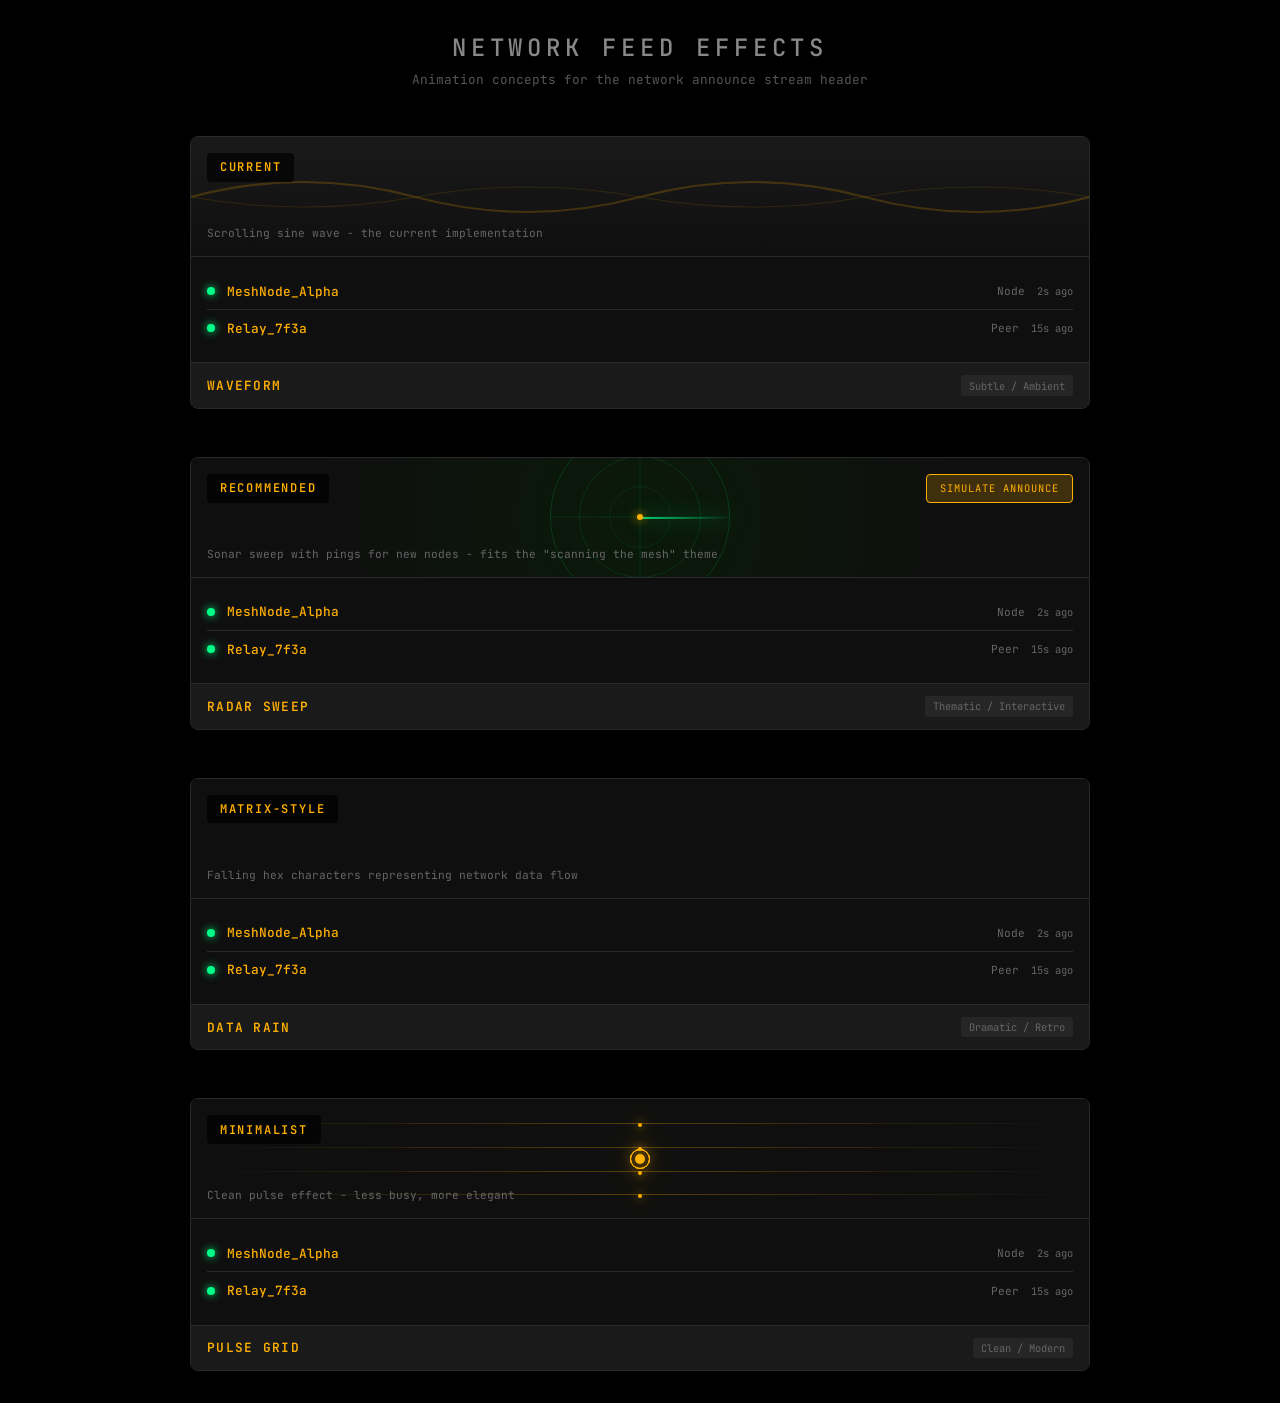
<file: concepts/effects.html>
<!DOCTYPE html>
<html lang="en">
<head>
    <meta charset="UTF-8">
    <meta name="viewport" content="width=device-width, initial-scale=1.0">
    <title>NomadNet WebUI - Network Effect Concepts</title>
    <style>
        @import url('https://fonts.googleapis.com/css2?family=JetBrains+Mono:wght@400;500;600&display=swap');

        * {
            margin: 0;
            padding: 0;
            box-sizing: border-box;
        }

        :root {
            --bg: #0f0f0f;
            --bg-panel: #1a1a1a;
            --accent: #ffb000;
            --green: #00ff88;
            --text: #cccccc;
            --text-dim: #666666;
            --border: #2a2a2a;
        }

        body {
            font-family: 'JetBrains Mono', monospace;
            background: #000;
            color: var(--text);
            min-height: 100vh;
            padding: 2rem;
        }

        h1 {
            text-align: center;
            font-size: 1.5rem;
            font-weight: 500;
            letter-spacing: 0.2em;
            text-transform: uppercase;
            margin-bottom: 0.5rem;
            color: #888;
        }

        .subtitle {
            text-align: center;
            color: #555;
            font-size: 0.8rem;
            margin-bottom: 3rem;
        }

        .effects-grid {
            display: flex;
            flex-direction: column;
            gap: 3rem;
            max-width: 900px;
            margin: 0 auto;
        }

        .effect-card {
            background: var(--bg);
            border: 1px solid var(--border);
            border-radius: 8px;
            overflow: hidden;
            box-shadow: 0 20px 60px rgba(0,0,0,0.5);
        }

        .effect-header {
            position: relative;
            height: 120px;
            overflow: hidden;
            border-bottom: 1px solid var(--border);
        }

        .effect-title {
            position: absolute;
            top: 1rem;
            left: 1rem;
            z-index: 10;
            background: rgba(0,0,0,0.7);
            padding: 0.4rem 0.8rem;
            border-radius: 4px;
            font-size: 0.75rem;
            font-weight: 600;
            text-transform: uppercase;
            letter-spacing: 0.15em;
            color: var(--accent);
        }

        .effect-description {
            position: absolute;
            bottom: 1rem;
            left: 1rem;
            z-index: 10;
            font-size: 0.7rem;
            color: var(--text-dim);
            max-width: 60%;
        }

        /* Announce list styling */
        .announce-list {
            padding: 1rem;
        }

        .announce-entry {
            display: flex;
            align-items: center;
            gap: 0.75rem;
            padding: 0.6rem 0;
            border-bottom: 1px solid var(--border);
            font-size: 0.8rem;
        }

        .announce-entry:last-child {
            border-bottom: none;
        }

        .announce-icon {
            width: 8px;
            height: 8px;
            border-radius: 50%;
            background: var(--green);
            box-shadow: 0 0 8px var(--green);
        }

        .announce-name {
            color: var(--accent);
            font-weight: 500;
        }

        .announce-type {
            color: var(--text-dim);
            font-size: 0.7rem;
            margin-left: auto;
        }

        .announce-time {
            color: var(--text-dim);
            font-size: 0.65rem;
        }

        /* ============================================
           EFFECT 1: Current Waveform
           ============================================ */
        .effect-waveform {
            background: linear-gradient(180deg, var(--bg-panel) 0%, var(--bg) 100%);
        }

        .waveform-container {
            position: absolute;
            top: 0;
            left: 0;
            right: 0;
            bottom: 0;
            overflow: hidden;
            opacity: 0.4;
        }

        .waveform-svg {
            position: absolute;
            top: 50%;
            transform: translateY(-50%);
            height: 80px;
            width: 200%;
            animation: waveScroll 8s linear infinite;
        }

        @keyframes waveScroll {
            0% { transform: translateY(-50%) translateX(0); }
            100% { transform: translateY(-50%) translateX(-50%); }
        }

        /* ============================================
           EFFECT 2: Radar Sweep
           ============================================ */
        .effect-radar {
            background: radial-gradient(circle at center, #0a1a0a 0%, var(--bg) 70%);
        }

        .radar-container {
            position: absolute;
            top: 50%;
            left: 50%;
            transform: translate(-50%, -50%);
            width: 200px;
            height: 200px;
        }

        .radar-grid {
            position: absolute;
            top: 50%;
            left: 50%;
            transform: translate(-50%, -50%);
            width: 180px;
            height: 180px;
            border: 1px solid rgba(0, 255, 136, 0.15);
            border-radius: 50%;
        }

        .radar-grid::before {
            content: '';
            position: absolute;
            top: 50%;
            left: 50%;
            transform: translate(-50%, -50%);
            width: 120px;
            height: 120px;
            border: 1px solid rgba(0, 255, 136, 0.1);
            border-radius: 50%;
        }

        .radar-grid::after {
            content: '';
            position: absolute;
            top: 50%;
            left: 50%;
            transform: translate(-50%, -50%);
            width: 60px;
            height: 60px;
            border: 1px solid rgba(0, 255, 136, 0.08);
            border-radius: 50%;
        }

        .radar-crosshair {
            position: absolute;
            top: 50%;
            left: 50%;
            width: 180px;
            height: 1px;
            background: rgba(0, 255, 136, 0.1);
            transform: translate(-50%, -50%);
        }

        .radar-crosshair::after {
            content: '';
            position: absolute;
            top: 50%;
            left: 50%;
            width: 1px;
            height: 180px;
            background: rgba(0, 255, 136, 0.1);
            transform: translate(-50%, -50%);
        }

        .radar-sweep {
            position: absolute;
            top: 50%;
            left: 50%;
            width: 90px;
            height: 2px;
            background: linear-gradient(90deg, rgba(0, 255, 136, 0.8) 0%, transparent 100%);
            transform-origin: left center;
            animation: radarSweep 4s linear infinite;
            box-shadow: 0 0 20px rgba(0, 255, 136, 0.5);
        }

        @keyframes radarSweep {
            0% { transform: rotate(0deg); }
            100% { transform: rotate(360deg); }
        }

        .radar-ping {
            position: absolute;
            width: 8px;
            height: 8px;
            background: var(--green);
            border-radius: 50%;
            box-shadow: 0 0 10px var(--green), 0 0 20px var(--green);
            animation: radarPing 4s ease-out infinite;
        }

        .radar-ping:nth-child(1) {
            top: 25%;
            left: 60%;
            animation-delay: 0.5s;
        }

        .radar-ping:nth-child(2) {
            top: 65%;
            left: 30%;
            animation-delay: 2s;
        }

        .radar-ping:nth-child(3) {
            top: 40%;
            left: 75%;
            animation-delay: 3.2s;
        }

        @keyframes radarPing {
            0%, 20% { opacity: 0; transform: scale(0); }
            25% { opacity: 1; transform: scale(1); }
            50% { opacity: 0.5; }
            100% { opacity: 0; transform: scale(1); }
        }

        .radar-center {
            position: absolute;
            top: 50%;
            left: 50%;
            transform: translate(-50%, -50%);
            width: 6px;
            height: 6px;
            background: var(--accent);
            border-radius: 50%;
            box-shadow: 0 0 10px var(--accent);
        }

        /* ============================================
           EFFECT 3: Data Rain (Matrix-style)
           ============================================ */
        .effect-datarain {
            background: var(--bg);
        }

        .datarain-container {
            position: absolute;
            top: 0;
            left: 0;
            right: 0;
            bottom: 0;
            overflow: hidden;
            opacity: 0.6;
        }

        .rain-column {
            position: absolute;
            top: -100%;
            font-size: 12px;
            line-height: 1.2;
            color: var(--green);
            text-shadow: 0 0 8px var(--green);
            animation: dataFall linear infinite;
            opacity: 0.7;
        }

        .rain-column span {
            display: block;
            opacity: 0.3;
        }

        .rain-column span:last-child {
            opacity: 1;
            color: #fff;
            text-shadow: 0 0 12px #fff, 0 0 20px var(--green);
        }

        @keyframes dataFall {
            0% { transform: translateY(0); }
            100% { transform: translateY(250%); }
        }

        /* Position rain columns */
        .rain-column:nth-child(1) { left: 5%; animation-duration: 3s; animation-delay: 0s; }
        .rain-column:nth-child(2) { left: 12%; animation-duration: 4s; animation-delay: 0.5s; }
        .rain-column:nth-child(3) { left: 20%; animation-duration: 3.5s; animation-delay: 1s; }
        .rain-column:nth-child(4) { left: 28%; animation-duration: 4.5s; animation-delay: 0.2s; }
        .rain-column:nth-child(5) { left: 35%; animation-duration: 3.2s; animation-delay: 1.5s; }
        .rain-column:nth-child(6) { left: 45%; animation-duration: 4s; animation-delay: 0.8s; }
        .rain-column:nth-child(7) { left: 55%; animation-duration: 3.8s; animation-delay: 0.3s; }
        .rain-column:nth-child(8) { left: 62%; animation-duration: 4.2s; animation-delay: 1.2s; }
        .rain-column:nth-child(9) { left: 72%; animation-duration: 3.3s; animation-delay: 0.6s; }
        .rain-column:nth-child(10) { left: 80%; animation-duration: 4s; animation-delay: 1.8s; }
        .rain-column:nth-child(11) { left: 88%; animation-duration: 3.6s; animation-delay: 0.4s; }
        .rain-column:nth-child(12) { left: 95%; animation-duration: 4.1s; animation-delay: 1.1s; }

        /* ============================================
           EFFECT 4: Pulse Grid
           ============================================ */
        .effect-pulse {
            background: var(--bg);
        }

        .pulse-container {
            position: absolute;
            top: 0;
            left: 0;
            right: 0;
            bottom: 0;
            display: flex;
            align-items: center;
            justify-content: center;
            overflow: hidden;
        }

        .pulse-line {
            position: absolute;
            width: 100%;
            height: 1px;
            background: linear-gradient(90deg,
                transparent 0%,
                rgba(255, 176, 0, 0.1) 20%,
                rgba(255, 176, 0, 0.3) 50%,
                rgba(255, 176, 0, 0.1) 80%,
                transparent 100%
            );
        }

        .pulse-line:nth-child(1) { top: 20%; }
        .pulse-line:nth-child(2) { top: 40%; }
        .pulse-line:nth-child(3) { top: 60%; }
        .pulse-line:nth-child(4) { top: 80%; }

        .pulse-dot {
            position: absolute;
            width: 4px;
            height: 4px;
            background: var(--accent);
            border-radius: 50%;
            box-shadow: 0 0 10px var(--accent), 0 0 20px var(--accent);
        }

        .pulse-dot:nth-child(5) {
            top: 20%;
            animation: pulseDot1 3s ease-in-out infinite;
        }

        .pulse-dot:nth-child(6) {
            top: 40%;
            animation: pulseDot2 3.5s ease-in-out infinite;
            animation-delay: 0.5s;
        }

        .pulse-dot:nth-child(7) {
            top: 60%;
            animation: pulseDot3 2.8s ease-in-out infinite;
            animation-delay: 1s;
        }

        .pulse-dot:nth-child(8) {
            top: 80%;
            animation: pulseDot1 3.2s ease-in-out infinite;
            animation-delay: 1.5s;
        }

        @keyframes pulseDot1 {
            0%, 100% { left: 10%; opacity: 0; }
            10% { opacity: 1; }
            90% { opacity: 1; }
            100% { left: 90%; opacity: 0; }
        }

        @keyframes pulseDot2 {
            0%, 100% { left: 90%; opacity: 0; }
            10% { opacity: 1; }
            90% { opacity: 1; }
            100% { left: 10%; opacity: 0; }
        }

        @keyframes pulseDot3 {
            0%, 100% { left: 30%; opacity: 0; }
            10% { opacity: 1; }
            50% { left: 70%; }
            90% { opacity: 1; }
            100% { left: 30%; opacity: 0; }
        }

        .pulse-center {
            position: relative;
            width: 60px;
            height: 60px;
            display: flex;
            align-items: center;
            justify-content: center;
        }

        .pulse-ring {
            position: absolute;
            border: 1px solid var(--accent);
            border-radius: 50%;
            animation: pulseRing 2s ease-out infinite;
        }

        .pulse-ring:nth-child(1) {
            width: 20px;
            height: 20px;
            animation-delay: 0s;
        }

        .pulse-ring:nth-child(2) {
            width: 20px;
            height: 20px;
            animation-delay: 0.5s;
        }

        .pulse-ring:nth-child(3) {
            width: 20px;
            height: 20px;
            animation-delay: 1s;
        }

        @keyframes pulseRing {
            0% {
                width: 20px;
                height: 20px;
                opacity: 1;
            }
            100% {
                width: 100px;
                height: 100px;
                opacity: 0;
            }
        }

        .pulse-core {
            width: 10px;
            height: 10px;
            background: var(--accent);
            border-radius: 50%;
            box-shadow: 0 0 15px var(--accent), 0 0 30px var(--accent);
            animation: pulseCore 1s ease-in-out infinite;
        }

        @keyframes pulseCore {
            0%, 100% { transform: scale(1); }
            50% { transform: scale(1.2); }
        }

        /* Click to simulate announce */
        .simulate-btn {
            position: absolute;
            top: 1rem;
            right: 1rem;
            z-index: 10;
            background: rgba(255, 176, 0, 0.2);
            border: 1px solid var(--accent);
            color: var(--accent);
            padding: 0.4rem 0.8rem;
            border-radius: 4px;
            font-size: 0.65rem;
            font-family: inherit;
            text-transform: uppercase;
            letter-spacing: 0.1em;
            cursor: pointer;
            transition: background 0.15s;
        }

        .simulate-btn:hover {
            background: rgba(255, 176, 0, 0.3);
        }

        /* Effect labels */
        .effect-label {
            display: flex;
            justify-content: space-between;
            align-items: center;
            padding: 0.75rem 1rem;
            background: var(--bg-panel);
            border-top: 1px solid var(--border);
        }

        .effect-name {
            color: var(--accent);
            font-weight: 600;
            font-size: 0.8rem;
            text-transform: uppercase;
            letter-spacing: 0.1em;
        }

        .effect-tag {
            font-size: 0.65rem;
            color: var(--text-dim);
            padding: 0.2rem 0.5rem;
            background: rgba(255,255,255,0.05);
            border-radius: 3px;
        }
    </style>
</head>
<body>
    <h1>Network Feed Effects</h1>
    <p class="subtitle">Animation concepts for the network announce stream header</p>

    <div class="effects-grid">
        <!-- Effect 1: Waveform (Current) -->
        <div class="effect-card">
            <div class="effect-header effect-waveform">
                <span class="effect-title">Current</span>
                <div class="waveform-container">
                    <svg class="waveform-svg" viewBox="0 0 800 80" preserveAspectRatio="none">
                        <path
                            d="M0,40 Q50,10 100,40 T200,40 T300,40 T400,40 T500,40 T600,40 T700,40 T800,40 T900,40 T1000,40 T1100,40 T1200,40 T1300,40 T1400,40 T1500,40 T1600,40"
                            fill="none"
                            stroke="rgba(255,176,0,0.5)"
                            stroke-width="2"
                        />
                        <path
                            d="M0,40 Q50,60 100,40 T200,40 T300,40 T400,40 T500,40 T600,40 T700,40 T800,40 T900,40 T1000,40 T1100,40 T1200,40 T1300,40 T1400,40 T1500,40 T1600,40"
                            fill="none"
                            stroke="rgba(255,176,0,0.3)"
                            stroke-width="1"
                        />
                    </svg>
                </div>
                <p class="effect-description">Scrolling sine wave - the current implementation</p>
            </div>
            <div class="announce-list">
                <div class="announce-entry">
                    <span class="announce-icon"></span>
                    <span class="announce-name">MeshNode_Alpha</span>
                    <span class="announce-type">Node</span>
                    <span class="announce-time">2s ago</span>
                </div>
                <div class="announce-entry">
                    <span class="announce-icon"></span>
                    <span class="announce-name">Relay_7f3a</span>
                    <span class="announce-type">Peer</span>
                    <span class="announce-time">15s ago</span>
                </div>
            </div>
            <div class="effect-label">
                <span class="effect-name">Waveform</span>
                <span class="effect-tag">Subtle / Ambient</span>
            </div>
        </div>

        <!-- Effect 2: Radar Sweep -->
        <div class="effect-card">
            <div class="effect-header effect-radar">
                <span class="effect-title">Recommended</span>
                <button class="simulate-btn" onclick="simulateRadarPing()">Simulate Announce</button>
                <div class="radar-container">
                    <div class="radar-grid"></div>
                    <div class="radar-crosshair"></div>
                    <div class="radar-sweep"></div>
                    <div class="radar-ping"></div>
                    <div class="radar-ping"></div>
                    <div class="radar-ping"></div>
                    <div class="radar-center"></div>
                </div>
                <p class="effect-description">Sonar sweep with pings for new nodes - fits the "scanning the mesh" theme</p>
            </div>
            <div class="announce-list">
                <div class="announce-entry">
                    <span class="announce-icon"></span>
                    <span class="announce-name">MeshNode_Alpha</span>
                    <span class="announce-type">Node</span>
                    <span class="announce-time">2s ago</span>
                </div>
                <div class="announce-entry">
                    <span class="announce-icon"></span>
                    <span class="announce-name">Relay_7f3a</span>
                    <span class="announce-type">Peer</span>
                    <span class="announce-time">15s ago</span>
                </div>
            </div>
            <div class="effect-label">
                <span class="effect-name">Radar Sweep</span>
                <span class="effect-tag">Thematic / Interactive</span>
            </div>
        </div>

        <!-- Effect 3: Data Rain -->
        <div class="effect-card">
            <div class="effect-header effect-datarain">
                <span class="effect-title">Matrix-Style</span>
                <div class="datarain-container">
                    <div class="rain-column"><span>7</span><span>F</span><span>3</span><span>A</span><span>9</span></div>
                    <div class="rain-column"><span>E</span><span>2</span><span>B</span><span>8</span><span>1</span></div>
                    <div class="rain-column"><span>4</span><span>C</span><span>6</span><span>D</span><span>0</span></div>
                    <div class="rain-column"><span>A</span><span>1</span><span>F</span><span>5</span><span>9</span></div>
                    <div class="rain-column"><span>3</span><span>8</span><span>E</span><span>2</span><span>B</span></div>
                    <div class="rain-column"><span>C</span><span>7</span><span>0</span><span>4</span><span>D</span></div>
                    <div class="rain-column"><span>6</span><span>F</span><span>A</span><span>1</span><span>8</span></div>
                    <div class="rain-column"><span>9</span><span>2</span><span>5</span><span>E</span><span>3</span></div>
                    <div class="rain-column"><span>B</span><span>4</span><span>7</span><span>C</span><span>0</span></div>
                    <div class="rain-column"><span>D</span><span>8</span><span>1</span><span>6</span><span>F</span></div>
                    <div class="rain-column"><span>2</span><span>A</span><span>9</span><span>3</span><span>E</span></div>
                    <div class="rain-column"><span>5</span><span>0</span><span>B</span><span>7</span><span>4</span></div>
                </div>
                <p class="effect-description">Falling hex characters representing network data flow</p>
            </div>
            <div class="announce-list">
                <div class="announce-entry">
                    <span class="announce-icon"></span>
                    <span class="announce-name">MeshNode_Alpha</span>
                    <span class="announce-type">Node</span>
                    <span class="announce-time">2s ago</span>
                </div>
                <div class="announce-entry">
                    <span class="announce-icon"></span>
                    <span class="announce-name">Relay_7f3a</span>
                    <span class="announce-type">Peer</span>
                    <span class="announce-time">15s ago</span>
                </div>
            </div>
            <div class="effect-label">
                <span class="effect-name">Data Rain</span>
                <span class="effect-tag">Dramatic / Retro</span>
            </div>
        </div>

        <!-- Effect 4: Pulse Grid -->
        <div class="effect-card">
            <div class="effect-header effect-pulse">
                <span class="effect-title">Minimalist</span>
                <div class="pulse-container">
                    <div class="pulse-line"></div>
                    <div class="pulse-line"></div>
                    <div class="pulse-line"></div>
                    <div class="pulse-line"></div>
                    <div class="pulse-dot"></div>
                    <div class="pulse-dot"></div>
                    <div class="pulse-dot"></div>
                    <div class="pulse-dot"></div>
                    <div class="pulse-center">
                        <div class="pulse-ring"></div>
                        <div class="pulse-ring"></div>
                        <div class="pulse-ring"></div>
                        <div class="pulse-core"></div>
                    </div>
                </div>
                <p class="effect-description">Clean pulse effect - less busy, more elegant</p>
            </div>
            <div class="announce-list">
                <div class="announce-entry">
                    <span class="announce-icon"></span>
                    <span class="announce-name">MeshNode_Alpha</span>
                    <span class="announce-type">Node</span>
                    <span class="announce-time">2s ago</span>
                </div>
                <div class="announce-entry">
                    <span class="announce-icon"></span>
                    <span class="announce-name">Relay_7f3a</span>
                    <span class="announce-type">Peer</span>
                    <span class="announce-time">15s ago</span>
                </div>
            </div>
            <div class="effect-label">
                <span class="effect-name">Pulse Grid</span>
                <span class="effect-tag">Clean / Modern</span>
            </div>
        </div>
    </div>

    <script>
        function simulateRadarPing() {
            const container = document.querySelector('.radar-container');
            const ping = document.createElement('div');
            ping.className = 'radar-ping';
            ping.style.cssText = `
                top: ${20 + Math.random() * 60}%;
                left: ${20 + Math.random() * 60}%;
                animation: radarPingOnce 1.5s ease-out forwards;
            `;
            container.appendChild(ping);
            setTimeout(() => ping.remove(), 1500);
        }

        // Add one-time ping animation
        const style = document.createElement('style');
        style.textContent = `
            @keyframes radarPingOnce {
                0% { opacity: 0; transform: scale(0); }
                20% { opacity: 1; transform: scale(1.5); }
                100% { opacity: 0; transform: scale(1); }
            }
        `;
        document.head.appendChild(style);
    </script>
</body>
</html>
</file>
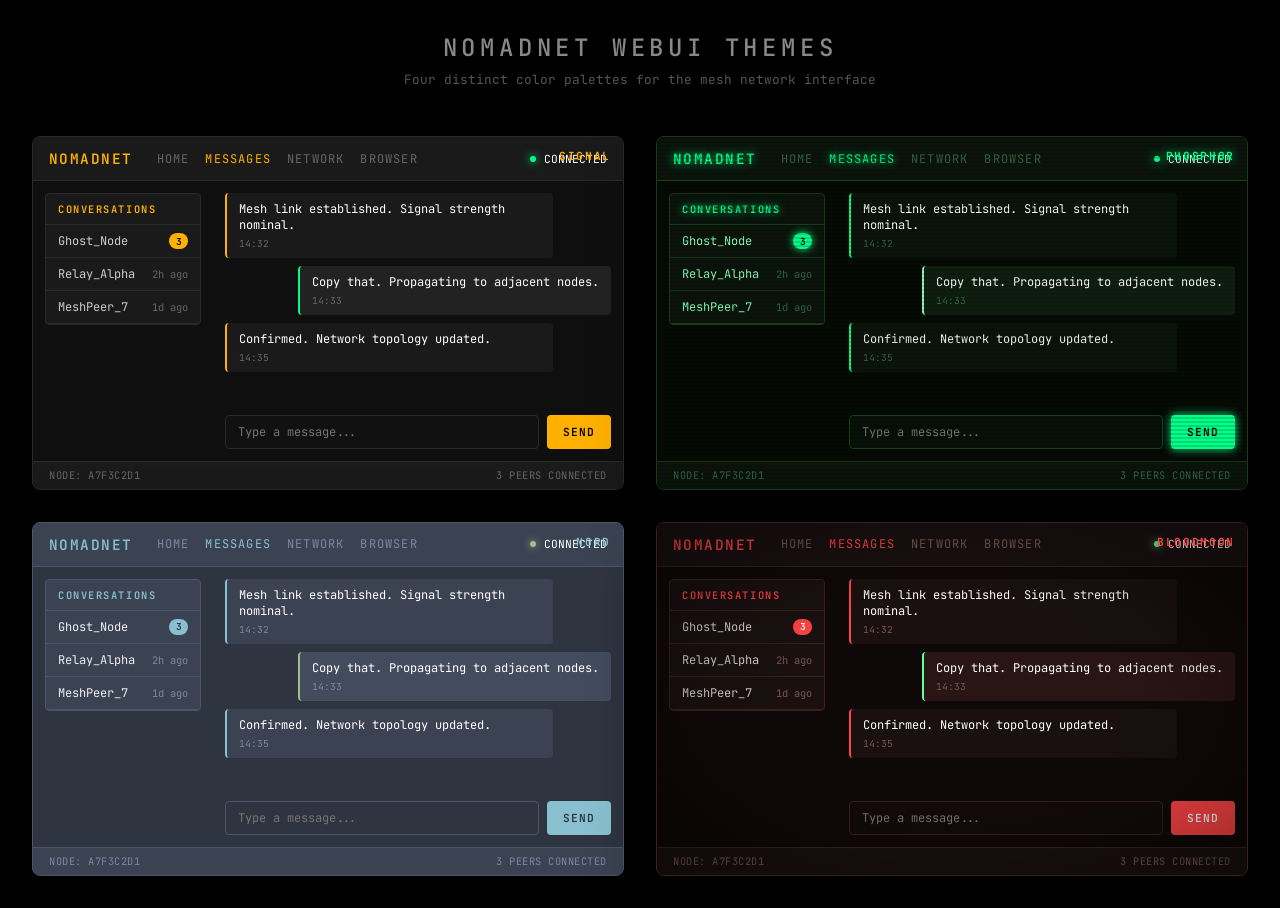
<file: concepts/themes.html>
<!DOCTYPE html>
<html lang="en">
<head>
    <meta charset="UTF-8">
    <meta name="viewport" content="width=device-width, initial-scale=1.0">
    <title>NomadNet WebUI - Theme Concepts</title>
    <style>
        @import url('https://fonts.googleapis.com/css2?family=IBM+Plex+Mono:wght@400;500;600&family=JetBrains+Mono:wght@400;500;600&display=swap');

        * {
            margin: 0;
            padding: 0;
            box-sizing: border-box;
        }

        :root {
            /* Signal Theme (Current - Amber) */
            --signal-bg: #0f0f0f;
            --signal-bg-panel: #1a1a1a;
            --signal-bg-input: #111111;
            --signal-bg-hover: #222222;
            --signal-accent: #ffb000;
            --signal-accent-dim: #cc8d00;
            --signal-green: #00ff88;
            --signal-red: #ff3333;
            --signal-text: #cccccc;
            --signal-text-dim: #666666;
            --signal-border: #2a2a2a;

            /* Phosphor Theme (Green CRT) */
            --phosphor-bg: #050a05;
            --phosphor-bg-panel: #0a140a;
            --phosphor-bg-input: #071007;
            --phosphor-bg-hover: #0f1f0f;
            --phosphor-accent: #00ff88;
            --phosphor-accent-dim: #00cc6a;
            --phosphor-green: #00ff88;
            --phosphor-red: #ff6b6b;
            --phosphor-text: #88ffbb;
            --phosphor-text-dim: #336644;
            --phosphor-border: #1a3a1a;

            /* Nord Theme (Cool Blue) */
            --nord-bg: #2e3440;
            --nord-bg-panel: #3b4252;
            --nord-bg-input: #2e3440;
            --nord-bg-hover: #434c5e;
            --nord-accent: #88c0d0;
            --nord-accent-dim: #5e9aaa;
            --nord-green: #a3be8c;
            --nord-red: #bf616a;
            --nord-text: #eceff4;
            --nord-text-dim: #7b88a1;
            --nord-border: #4c566a;

            /* Bloodmoon Theme (Red Alert) */
            --blood-bg: #0f0808;
            --blood-bg-panel: #1a1010;
            --blood-bg-input: #120a0a;
            --blood-bg-hover: #2a1515;
            --blood-accent: #ff4444;
            --blood-accent-dim: #cc3333;
            --blood-green: #66ff99;
            --blood-red: #ff4444;
            --blood-text: #ddcccc;
            --blood-text-dim: #775555;
            --blood-border: #3a2020;
        }

        body {
            font-family: 'JetBrains Mono', 'IBM Plex Mono', monospace;
            background: #000;
            color: #fff;
            min-height: 100vh;
            padding: 2rem;
        }

        h1 {
            text-align: center;
            font-size: 1.5rem;
            font-weight: 500;
            letter-spacing: 0.2em;
            text-transform: uppercase;
            margin-bottom: 0.5rem;
            color: #888;
        }

        .subtitle {
            text-align: center;
            color: #555;
            font-size: 0.8rem;
            margin-bottom: 3rem;
        }

        .theme-grid {
            display: grid;
            grid-template-columns: repeat(2, 1fr);
            gap: 2rem;
            max-width: 1400px;
            margin: 0 auto;
        }

        @media (max-width: 1000px) {
            .theme-grid {
                grid-template-columns: 1fr;
            }
        }

        .theme-card {
            border-radius: 8px;
            overflow: hidden;
            box-shadow: 0 20px 60px rgba(0,0,0,0.5);
        }

        /* Signal Theme Card */
        .theme-signal {
            background: var(--signal-bg);
            border: 1px solid var(--signal-border);
        }
        .theme-signal .nav { background: var(--signal-bg-panel); border-bottom: 1px solid var(--signal-border); }
        .theme-signal .nav-brand { color: var(--signal-accent); }
        .theme-signal .nav-link { color: var(--signal-text-dim); }
        .theme-signal .nav-link:hover, .theme-signal .nav-link.active { color: var(--signal-accent); }
        .theme-signal .status-dot { background: var(--signal-green); box-shadow: 0 0 8px var(--signal-green); }
        .theme-signal .panel { background: var(--signal-bg-panel); border: 1px solid var(--signal-border); }
        .theme-signal .panel-header { color: var(--signal-accent); border-bottom: 1px solid var(--signal-border); }
        .theme-signal .list-item { color: var(--signal-text); border-bottom: 1px solid var(--signal-border); }
        .theme-signal .list-item:hover { background: var(--signal-bg-hover); }
        .theme-signal .list-item .meta { color: var(--signal-text-dim); }
        .theme-signal .badge { background: var(--signal-accent); color: #000; }
        .theme-signal .input { background: var(--signal-bg-input); border: 1px solid var(--signal-border); color: var(--signal-text); }
        .theme-signal .input:focus { border-color: var(--signal-accent); box-shadow: 0 0 0 2px rgba(255,176,0,0.2); }
        .theme-signal .btn-primary { background: var(--signal-accent); color: #000; }
        .theme-signal .btn-primary:hover { background: var(--signal-accent-dim); }
        .theme-signal .message.incoming { background: var(--signal-bg-panel); border-left: 2px solid var(--signal-accent); }
        .theme-signal .message.outgoing { background: var(--signal-bg-hover); border-left: 2px solid var(--signal-green); }
        .theme-signal .message .time { color: var(--signal-text-dim); }
        .theme-signal .footer { background: var(--signal-bg-panel); border-top: 1px solid var(--signal-border); color: var(--signal-text-dim); }
        .theme-signal .theme-name { color: var(--signal-accent); }

        /* Phosphor Theme Card */
        .theme-phosphor {
            background: var(--phosphor-bg);
            border: 1px solid var(--phosphor-border);
        }
        .theme-phosphor .nav { background: var(--phosphor-bg-panel); border-bottom: 1px solid var(--phosphor-border); }
        .theme-phosphor .nav-brand { color: var(--phosphor-accent); text-shadow: 0 0 10px var(--phosphor-accent); }
        .theme-phosphor .nav-link { color: var(--phosphor-text-dim); }
        .theme-phosphor .nav-link:hover, .theme-phosphor .nav-link.active { color: var(--phosphor-accent); text-shadow: 0 0 8px var(--phosphor-accent); }
        .theme-phosphor .status-dot { background: var(--phosphor-green); box-shadow: 0 0 12px var(--phosphor-green); }
        .theme-phosphor .panel { background: var(--phosphor-bg-panel); border: 1px solid var(--phosphor-border); }
        .theme-phosphor .panel-header { color: var(--phosphor-accent); border-bottom: 1px solid var(--phosphor-border); text-shadow: 0 0 8px var(--phosphor-accent); }
        .theme-phosphor .list-item { color: var(--phosphor-text); border-bottom: 1px solid var(--phosphor-border); }
        .theme-phosphor .list-item:hover { background: var(--phosphor-bg-hover); }
        .theme-phosphor .list-item .meta { color: var(--phosphor-text-dim); }
        .theme-phosphor .badge { background: var(--phosphor-accent); color: #000; box-shadow: 0 0 8px var(--phosphor-accent); }
        .theme-phosphor .input { background: var(--phosphor-bg-input); border: 1px solid var(--phosphor-border); color: var(--phosphor-text); }
        .theme-phosphor .input:focus { border-color: var(--phosphor-accent); box-shadow: 0 0 0 2px rgba(0,255,136,0.2), 0 0 10px rgba(0,255,136,0.1); }
        .theme-phosphor .btn-primary { background: var(--phosphor-accent); color: #000; box-shadow: 0 0 10px var(--phosphor-accent); }
        .theme-phosphor .btn-primary:hover { background: var(--phosphor-accent-dim); }
        .theme-phosphor .message.incoming { background: var(--phosphor-bg-panel); border-left: 2px solid var(--phosphor-accent); }
        .theme-phosphor .message.outgoing { background: var(--phosphor-bg-hover); border-left: 2px solid var(--phosphor-text); }
        .theme-phosphor .message .time { color: var(--phosphor-text-dim); }
        .theme-phosphor .footer { background: var(--phosphor-bg-panel); border-top: 1px solid var(--phosphor-border); color: var(--phosphor-text-dim); }
        .theme-phosphor .theme-name { color: var(--phosphor-accent); text-shadow: 0 0 10px var(--phosphor-accent); }
        /* CRT scanline effect for phosphor */
        .theme-phosphor::before {
            content: '';
            position: absolute;
            top: 0;
            left: 0;
            right: 0;
            bottom: 0;
            background: repeating-linear-gradient(
                0deg,
                transparent,
                transparent 2px,
                rgba(0,0,0,0.15) 2px,
                rgba(0,0,0,0.15) 4px
            );
            pointer-events: none;
            z-index: 100;
        }
        .theme-phosphor {
            position: relative;
        }

        /* Nord Theme Card */
        .theme-nord {
            background: var(--nord-bg);
            border: 1px solid var(--nord-border);
        }
        .theme-nord .nav { background: var(--nord-bg-panel); border-bottom: 1px solid var(--nord-border); }
        .theme-nord .nav-brand { color: var(--nord-accent); }
        .theme-nord .nav-link { color: var(--nord-text-dim); }
        .theme-nord .nav-link:hover, .theme-nord .nav-link.active { color: var(--nord-accent); }
        .theme-nord .status-dot { background: var(--nord-green); box-shadow: 0 0 8px var(--nord-green); }
        .theme-nord .panel { background: var(--nord-bg-panel); border: 1px solid var(--nord-border); }
        .theme-nord .panel-header { color: var(--nord-accent); border-bottom: 1px solid var(--nord-border); }
        .theme-nord .list-item { color: var(--nord-text); border-bottom: 1px solid var(--nord-border); }
        .theme-nord .list-item:hover { background: var(--nord-bg-hover); }
        .theme-nord .list-item .meta { color: var(--nord-text-dim); }
        .theme-nord .badge { background: var(--nord-accent); color: var(--nord-bg); }
        .theme-nord .input { background: var(--nord-bg-input); border: 1px solid var(--nord-border); color: var(--nord-text); }
        .theme-nord .input:focus { border-color: var(--nord-accent); box-shadow: 0 0 0 2px rgba(136,192,208,0.2); }
        .theme-nord .btn-primary { background: var(--nord-accent); color: var(--nord-bg); }
        .theme-nord .btn-primary:hover { background: var(--nord-accent-dim); }
        .theme-nord .message.incoming { background: var(--nord-bg-panel); border-left: 2px solid var(--nord-accent); }
        .theme-nord .message.outgoing { background: var(--nord-bg-hover); border-left: 2px solid var(--nord-green); }
        .theme-nord .message .time { color: var(--nord-text-dim); }
        .theme-nord .footer { background: var(--nord-bg-panel); border-top: 1px solid var(--nord-border); color: var(--nord-text-dim); }
        .theme-nord .theme-name { color: var(--nord-accent); }

        /* Bloodmoon Theme Card */
        .theme-bloodmoon {
            background: var(--blood-bg);
            border: 1px solid var(--blood-border);
        }
        .theme-bloodmoon .nav { background: var(--blood-bg-panel); border-bottom: 1px solid var(--blood-border); }
        .theme-bloodmoon .nav-brand { color: var(--blood-accent); }
        .theme-bloodmoon .nav-link { color: var(--blood-text-dim); }
        .theme-bloodmoon .nav-link:hover, .theme-bloodmoon .nav-link.active { color: var(--blood-accent); }
        .theme-bloodmoon .status-dot { background: var(--blood-green); box-shadow: 0 0 8px var(--blood-green); }
        .theme-bloodmoon .panel { background: var(--blood-bg-panel); border: 1px solid var(--blood-border); }
        .theme-bloodmoon .panel-header { color: var(--blood-accent); border-bottom: 1px solid var(--blood-border); }
        .theme-bloodmoon .list-item { color: var(--blood-text); border-bottom: 1px solid var(--blood-border); }
        .theme-bloodmoon .list-item:hover { background: var(--blood-bg-hover); }
        .theme-bloodmoon .list-item .meta { color: var(--blood-text-dim); }
        .theme-bloodmoon .badge { background: var(--blood-accent); color: #fff; }
        .theme-bloodmoon .input { background: var(--blood-bg-input); border: 1px solid var(--blood-border); color: var(--blood-text); }
        .theme-bloodmoon .input:focus { border-color: var(--blood-accent); box-shadow: 0 0 0 2px rgba(255,68,68,0.2); }
        .theme-bloodmoon .btn-primary { background: var(--blood-accent); color: #fff; }
        .theme-bloodmoon .btn-primary:hover { background: var(--blood-accent-dim); }
        .theme-bloodmoon .message.incoming { background: var(--blood-bg-panel); border-left: 2px solid var(--blood-accent); }
        .theme-bloodmoon .message.outgoing { background: var(--blood-bg-hover); border-left: 2px solid var(--blood-green); }
        .theme-bloodmoon .message .time { color: var(--blood-text-dim); }
        .theme-bloodmoon .footer { background: var(--blood-bg-panel); border-top: 1px solid var(--blood-border); color: var(--blood-text-dim); }
        .theme-bloodmoon .theme-name { color: var(--blood-accent); }
        /* Subtle vignette for bloodmoon */
        .theme-bloodmoon::before {
            content: '';
            position: absolute;
            top: 0;
            left: 0;
            right: 0;
            bottom: 0;
            background: radial-gradient(ellipse at center, transparent 40%, rgba(0,0,0,0.4) 100%);
            pointer-events: none;
            z-index: 100;
        }
        .theme-bloodmoon {
            position: relative;
        }

        /* Shared component styles */
        .nav {
            display: flex;
            align-items: center;
            padding: 0.75rem 1rem;
            gap: 1.5rem;
        }

        .nav-brand {
            font-weight: 600;
            font-size: 0.9rem;
            letter-spacing: 0.1em;
            text-transform: uppercase;
        }

        .nav-links {
            display: flex;
            gap: 1rem;
            flex: 1;
        }

        .nav-link {
            font-size: 0.75rem;
            text-transform: uppercase;
            letter-spacing: 0.1em;
            cursor: pointer;
            transition: color 0.15s;
        }

        .nav-status {
            display: flex;
            align-items: center;
            gap: 0.5rem;
            font-size: 0.7rem;
            text-transform: uppercase;
        }

        .status-dot {
            width: 6px;
            height: 6px;
            border-radius: 50%;
            animation: pulse 2s infinite;
        }

        @keyframes pulse {
            0%, 100% { opacity: 1; }
            50% { opacity: 0.5; }
        }

        .content {
            display: grid;
            grid-template-columns: 180px 1fr;
            height: 280px;
        }

        .sidebar {
            border-right: 1px solid inherit;
        }

        .panel {
            margin: 0.75rem;
            border-radius: 4px;
            overflow: hidden;
        }

        .panel-header {
            padding: 0.5rem 0.75rem;
            font-size: 0.65rem;
            text-transform: uppercase;
            letter-spacing: 0.15em;
            font-weight: 600;
        }

        .list-item {
            padding: 0.5rem 0.75rem;
            font-size: 0.75rem;
            cursor: pointer;
            transition: background 0.15s;
            display: flex;
            justify-content: space-between;
            align-items: center;
        }

        .list-item .meta {
            font-size: 0.65rem;
        }

        .badge {
            font-size: 0.6rem;
            padding: 0.1rem 0.4rem;
            border-radius: 10px;
            font-weight: 600;
        }

        .main-content {
            display: flex;
            flex-direction: column;
            padding: 0.75rem;
            gap: 0.5rem;
        }

        .messages {
            flex: 1;
            display: flex;
            flex-direction: column;
            gap: 0.5rem;
            overflow: hidden;
        }

        .message {
            padding: 0.5rem 0.75rem;
            border-radius: 4px;
            font-size: 0.75rem;
            max-width: 85%;
        }

        .message.outgoing {
            align-self: flex-end;
        }

        .message .time {
            font-size: 0.6rem;
            margin-top: 0.25rem;
        }

        .input-row {
            display: flex;
            gap: 0.5rem;
        }

        .input {
            flex: 1;
            padding: 0.5rem 0.75rem;
            border-radius: 4px;
            font-size: 0.75rem;
            font-family: inherit;
            outline: none;
            transition: border-color 0.15s, box-shadow 0.15s;
        }

        .btn-primary {
            padding: 0.5rem 1rem;
            border: none;
            border-radius: 4px;
            font-size: 0.7rem;
            font-weight: 600;
            text-transform: uppercase;
            letter-spacing: 0.1em;
            cursor: pointer;
            font-family: inherit;
            transition: background 0.15s;
        }

        .footer {
            display: flex;
            justify-content: space-between;
            padding: 0.4rem 1rem;
            font-size: 0.65rem;
            text-transform: uppercase;
            letter-spacing: 0.05em;
        }

        .theme-label {
            position: absolute;
            top: 0.75rem;
            right: 0.75rem;
            font-size: 0.7rem;
            font-weight: 600;
            text-transform: uppercase;
            letter-spacing: 0.15em;
            z-index: 101;
        }

        .theme-card {
            position: relative;
        }
    </style>
</head>
<body>
    <h1>NomadNet WebUI Themes</h1>
    <p class="subtitle">Four distinct color palettes for the mesh network interface</p>

    <div class="theme-grid">
        <!-- Signal Theme (Current) -->
        <div class="theme-card theme-signal">
            <span class="theme-label theme-name">Signal</span>
            <nav class="nav">
                <span class="nav-brand">NomadNet</span>
                <div class="nav-links">
                    <span class="nav-link">Home</span>
                    <span class="nav-link active">Messages</span>
                    <span class="nav-link">Network</span>
                    <span class="nav-link">Browser</span>
                </div>
                <div class="nav-status">
                    <span class="status-dot"></span>
                    Connected
                </div>
            </nav>
            <div class="content">
                <div class="sidebar">
                    <div class="panel">
                        <div class="panel-header">Conversations</div>
                        <div class="list-item">
                            <span>Ghost_Node</span>
                            <span class="badge">3</span>
                        </div>
                        <div class="list-item">
                            <span>Relay_Alpha</span>
                            <span class="meta">2h ago</span>
                        </div>
                        <div class="list-item">
                            <span>MeshPeer_7</span>
                            <span class="meta">1d ago</span>
                        </div>
                    </div>
                </div>
                <div class="main-content">
                    <div class="messages">
                        <div class="message incoming">
                            <div>Mesh link established. Signal strength nominal.</div>
                            <div class="time">14:32</div>
                        </div>
                        <div class="message outgoing">
                            <div>Copy that. Propagating to adjacent nodes.</div>
                            <div class="time">14:33</div>
                        </div>
                        <div class="message incoming">
                            <div>Confirmed. Network topology updated.</div>
                            <div class="time">14:35</div>
                        </div>
                    </div>
                    <div class="input-row">
                        <input type="text" class="input" placeholder="Type a message...">
                        <button class="btn-primary">Send</button>
                    </div>
                </div>
            </div>
            <div class="footer">
                <span>Node: a7f3c2d1</span>
                <span>3 peers connected</span>
            </div>
        </div>

        <!-- Phosphor Theme -->
        <div class="theme-card theme-phosphor">
            <span class="theme-label theme-name">Phosphor</span>
            <nav class="nav">
                <span class="nav-brand">NomadNet</span>
                <div class="nav-links">
                    <span class="nav-link">Home</span>
                    <span class="nav-link active">Messages</span>
                    <span class="nav-link">Network</span>
                    <span class="nav-link">Browser</span>
                </div>
                <div class="nav-status">
                    <span class="status-dot"></span>
                    Connected
                </div>
            </nav>
            <div class="content">
                <div class="sidebar">
                    <div class="panel">
                        <div class="panel-header">Conversations</div>
                        <div class="list-item">
                            <span>Ghost_Node</span>
                            <span class="badge">3</span>
                        </div>
                        <div class="list-item">
                            <span>Relay_Alpha</span>
                            <span class="meta">2h ago</span>
                        </div>
                        <div class="list-item">
                            <span>MeshPeer_7</span>
                            <span class="meta">1d ago</span>
                        </div>
                    </div>
                </div>
                <div class="main-content">
                    <div class="messages">
                        <div class="message incoming">
                            <div>Mesh link established. Signal strength nominal.</div>
                            <div class="time">14:32</div>
                        </div>
                        <div class="message outgoing">
                            <div>Copy that. Propagating to adjacent nodes.</div>
                            <div class="time">14:33</div>
                        </div>
                        <div class="message incoming">
                            <div>Confirmed. Network topology updated.</div>
                            <div class="time">14:35</div>
                        </div>
                    </div>
                    <div class="input-row">
                        <input type="text" class="input" placeholder="Type a message...">
                        <button class="btn-primary">Send</button>
                    </div>
                </div>
            </div>
            <div class="footer">
                <span>Node: a7f3c2d1</span>
                <span>3 peers connected</span>
            </div>
        </div>

        <!-- Nord Theme -->
        <div class="theme-card theme-nord">
            <span class="theme-label theme-name">Nord</span>
            <nav class="nav">
                <span class="nav-brand">NomadNet</span>
                <div class="nav-links">
                    <span class="nav-link">Home</span>
                    <span class="nav-link active">Messages</span>
                    <span class="nav-link">Network</span>
                    <span class="nav-link">Browser</span>
                </div>
                <div class="nav-status">
                    <span class="status-dot"></span>
                    Connected
                </div>
            </nav>
            <div class="content">
                <div class="sidebar">
                    <div class="panel">
                        <div class="panel-header">Conversations</div>
                        <div class="list-item">
                            <span>Ghost_Node</span>
                            <span class="badge">3</span>
                        </div>
                        <div class="list-item">
                            <span>Relay_Alpha</span>
                            <span class="meta">2h ago</span>
                        </div>
                        <div class="list-item">
                            <span>MeshPeer_7</span>
                            <span class="meta">1d ago</span>
                        </div>
                    </div>
                </div>
                <div class="main-content">
                    <div class="messages">
                        <div class="message incoming">
                            <div>Mesh link established. Signal strength nominal.</div>
                            <div class="time">14:32</div>
                        </div>
                        <div class="message outgoing">
                            <div>Copy that. Propagating to adjacent nodes.</div>
                            <div class="time">14:33</div>
                        </div>
                        <div class="message incoming">
                            <div>Confirmed. Network topology updated.</div>
                            <div class="time">14:35</div>
                        </div>
                    </div>
                    <div class="input-row">
                        <input type="text" class="input" placeholder="Type a message...">
                        <button class="btn-primary">Send</button>
                    </div>
                </div>
            </div>
            <div class="footer">
                <span>Node: a7f3c2d1</span>
                <span>3 peers connected</span>
            </div>
        </div>

        <!-- Bloodmoon Theme -->
        <div class="theme-card theme-bloodmoon">
            <span class="theme-label theme-name">Bloodmoon</span>
            <nav class="nav">
                <span class="nav-brand">NomadNet</span>
                <div class="nav-links">
                    <span class="nav-link">Home</span>
                    <span class="nav-link active">Messages</span>
                    <span class="nav-link">Network</span>
                    <span class="nav-link">Browser</span>
                </div>
                <div class="nav-status">
                    <span class="status-dot"></span>
                    Connected
                </div>
            </nav>
            <div class="content">
                <div class="sidebar">
                    <div class="panel">
                        <div class="panel-header">Conversations</div>
                        <div class="list-item">
                            <span>Ghost_Node</span>
                            <span class="badge">3</span>
                        </div>
                        <div class="list-item">
                            <span>Relay_Alpha</span>
                            <span class="meta">2h ago</span>
                        </div>
                        <div class="list-item">
                            <span>MeshPeer_7</span>
                            <span class="meta">1d ago</span>
                        </div>
                    </div>
                </div>
                <div class="main-content">
                    <div class="messages">
                        <div class="message incoming">
                            <div>Mesh link established. Signal strength nominal.</div>
                            <div class="time">14:32</div>
                        </div>
                        <div class="message outgoing">
                            <div>Copy that. Propagating to adjacent nodes.</div>
                            <div class="time">14:33</div>
                        </div>
                        <div class="message incoming">
                            <div>Confirmed. Network topology updated.</div>
                            <div class="time">14:35</div>
                        </div>
                    </div>
                    <div class="input-row">
                        <input type="text" class="input" placeholder="Type a message...">
                        <button class="btn-primary">Send</button>
                    </div>
                </div>
            </div>
            <div class="footer">
                <span>Node: a7f3c2d1</span>
                <span>3 peers connected</span>
            </div>
        </div>
    </div>
</body>
</html>
</file>
